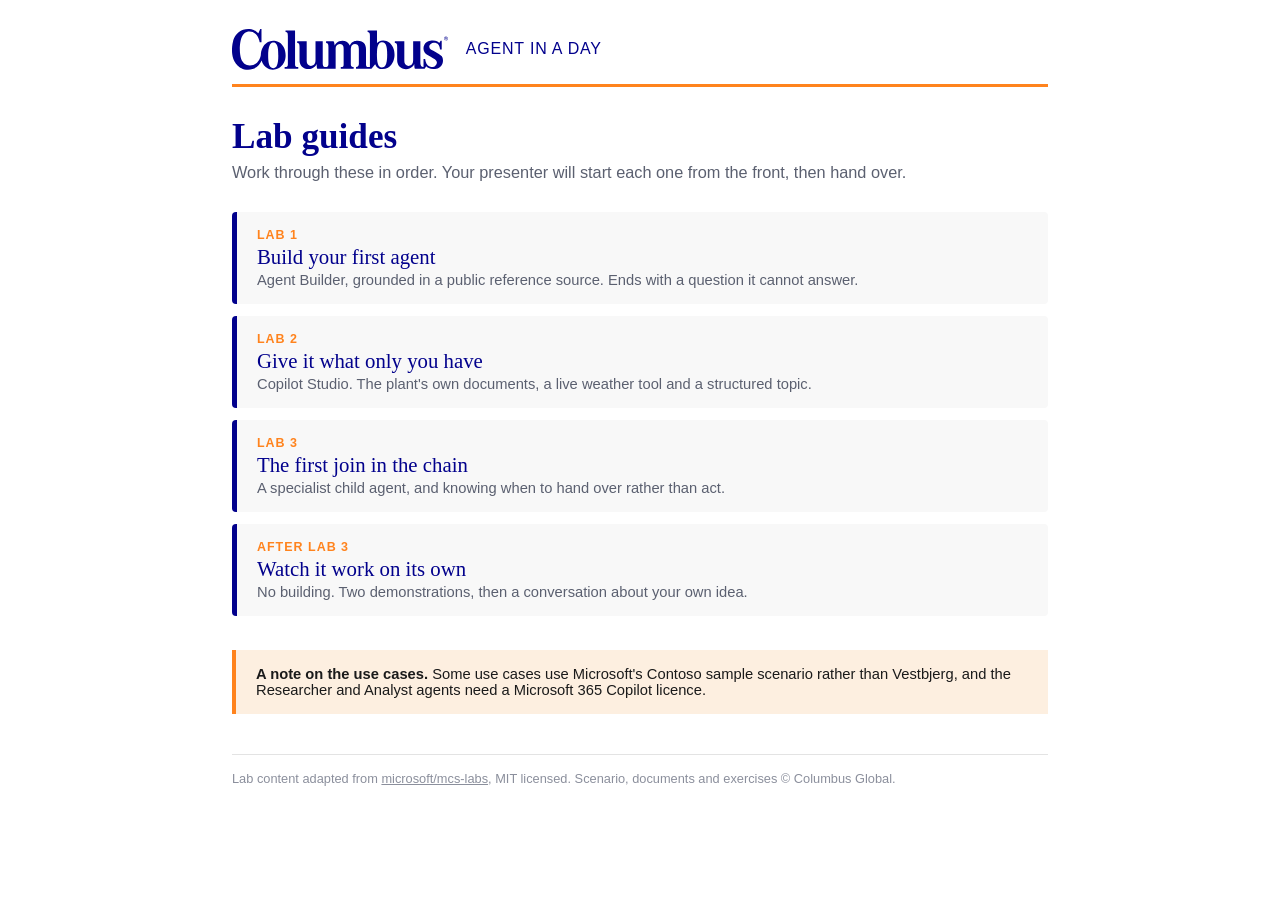
<file: index.html>
<!DOCTYPE html>
<html lang="en">
<head>
<meta charset="utf-8">
<meta name="viewport" content="width=device-width, initial-scale=1">
<title>Agent in a Day &middot; Columbus</title>
<style>
  :root { --blue:#02018C; --orange:#FF831D; --ink:#1A1A1A; --mute:#5b6070; --pale:#F8F8F8; }
  * { box-sizing:border-box; }
  body { margin:0; font-family:Arial,Helvetica,sans-serif; color:var(--ink); background:#fff; }
  .wrap { max-width:860px; margin:0 auto; padding:28px 22px 70px; }
  header { display:flex; align-items:center; gap:18px; padding-bottom:14px; border-bottom:3px solid var(--orange); }
  header img { height:42px; }
  header span { font-size:1rem; color:var(--blue); letter-spacing:.05em; text-transform:uppercase; }
  h1 { font-family:'Times New Roman',Times,serif; color:var(--blue); font-size:2.2rem; margin:30px 0 6px; }
  .lede { color:var(--mute); font-size:1.02rem; margin:0 0 30px; }
  a.lab { display:block; text-decoration:none; color:inherit; background:var(--pale);
          border-left:5px solid var(--blue); border-radius:4px; padding:16px 20px; margin-bottom:12px; }
  a.lab:hover { background:#EEF1FA; border-left-color:var(--orange); }
  a.lab .n { font-size:.78rem; letter-spacing:.08em; text-transform:uppercase; color:var(--orange); font-weight:bold; }
  a.lab .t { font-family:'Times New Roman',Times,serif; font-size:1.3rem; color:var(--blue); margin:3px 0; }
  a.lab .d { font-size:.92rem; color:var(--mute); }
  .note { margin-top:34px; padding:16px 20px; background:#FDEFE0; border-left:4px solid var(--orange); font-size:.92rem; }
  footer { margin-top:40px; padding-top:16px; border-top:1px solid #e3e3e3; font-size:.8rem; color:#8b8f9c; }
  footer a { color:#8b8f9c; }
</style>
</head>
<body>
<div class="wrap">
  <header>
    <img src="columbus-logo.svg" alt="Columbus">
    <span>Agent in a Day</span>
  </header>

  <h1>Lab guides</h1>
  <p class="lede">Work through these in order. Your presenter will start each one from the front, then hand over.</p>

  <a class="lab" href="lab1.html">
    <div class="n">Lab 1</div>
    <div class="t">Build your first agent</div>
    <div class="d">Agent Builder, grounded in a public reference source. Ends with a question it cannot answer.</div>
  </a>

  <a class="lab" href="lab2.html">
    <div class="n">Lab 2</div>
    <div class="t">Give it what only you have</div>
    <div class="d">Copilot Studio. The plant's own documents, a live weather tool and a structured topic.</div>
  </a>

  <a class="lab" href="lab3.html">
    <div class="n">Lab 3</div>
    <div class="t">The first join in the chain</div>
    <div class="d">A specialist child agent, and knowing when to hand over rather than act.</div>
  </a>


  <a class="lab" href="demo.html">
    <div class="n">After Lab 3</div>
    <div class="t">Watch it work on its own</div>
    <div class="d">No building. Two demonstrations, then a conversation about your own idea.</div>
  </a>

  <div class="note">
    <strong>A note on the use cases.</strong> Some use cases use Microsoft's Contoso sample scenario
    rather than Vestbjerg, and the Researcher and Analyst agents need a Microsoft 365 Copilot licence.
  </div>

  <footer>
    Lab content adapted from <a href="https://github.com/microsoft/mcs-labs">microsoft/mcs-labs</a>, MIT licensed.
    Scenario, documents and exercises &copy; Columbus Global.
  </footer>
</div>
</body>
</html>
</file>
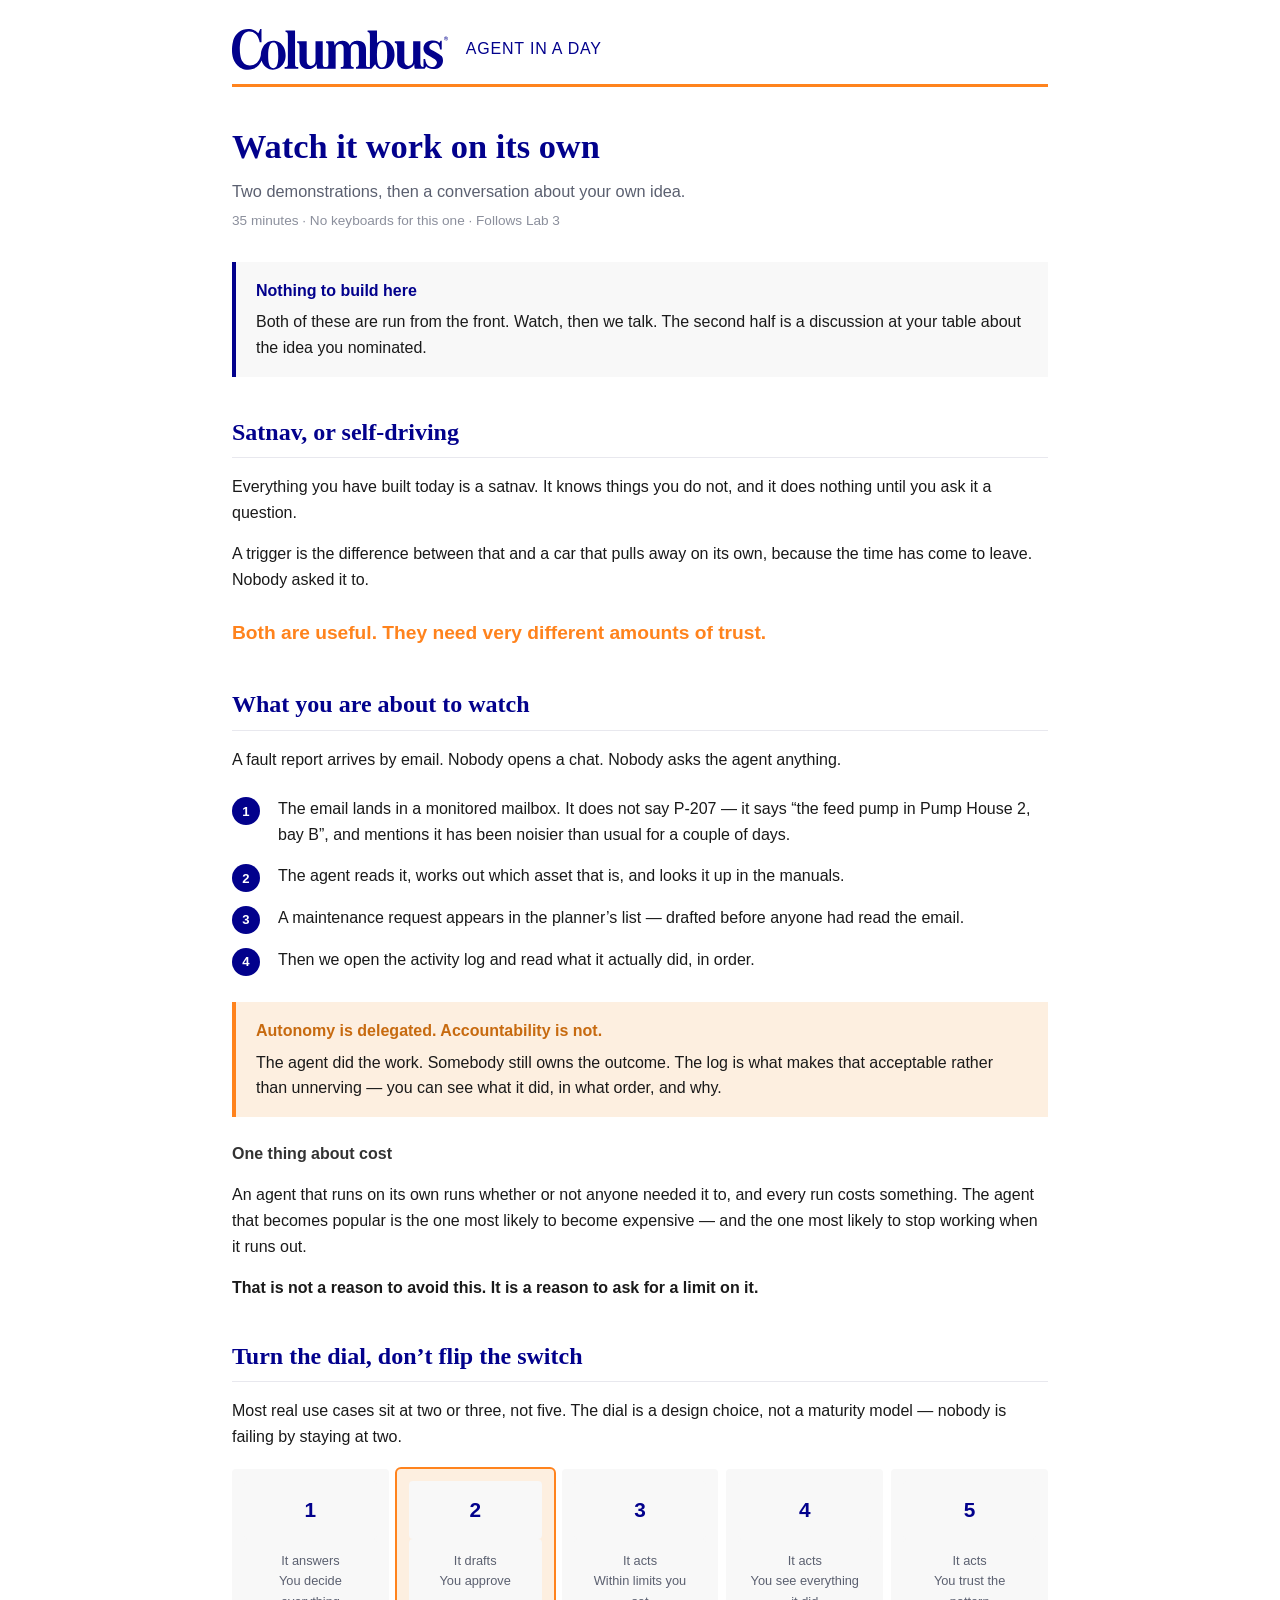
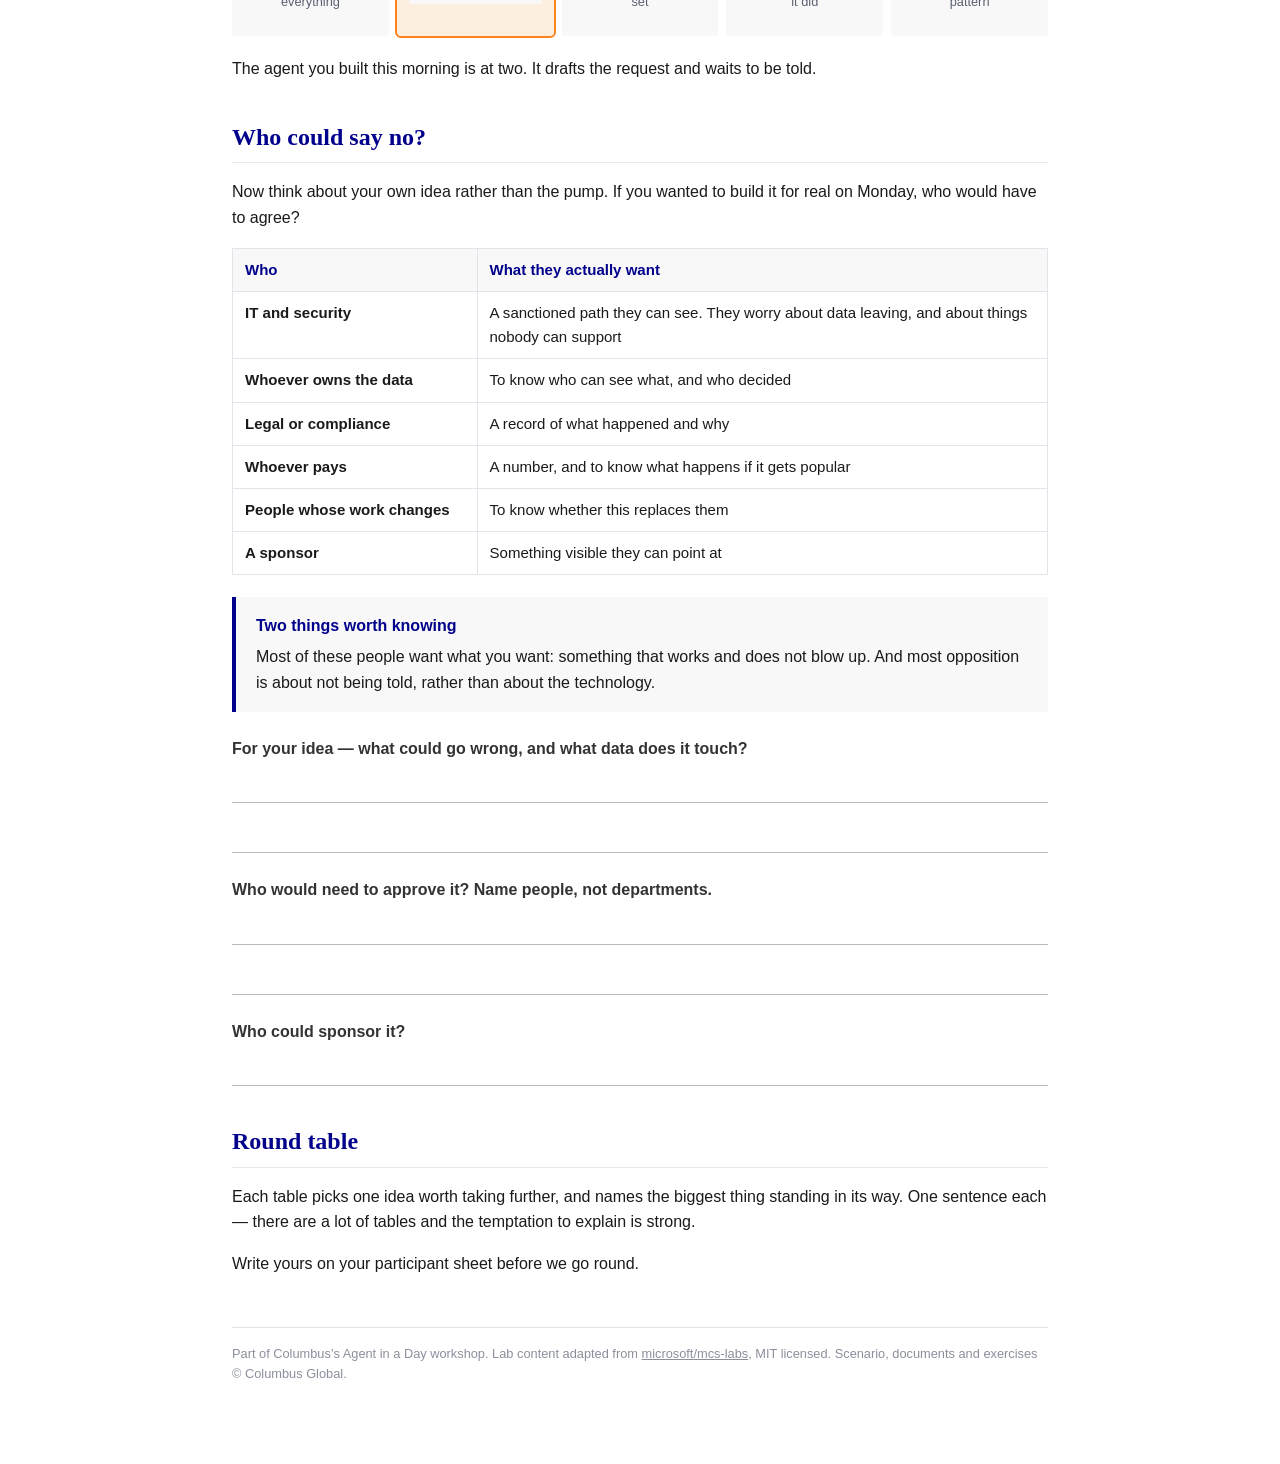
<file: demo.html>
<!DOCTYPE html>
<html lang="en">
<head>
<meta charset="utf-8">
<meta name="viewport" content="width=device-width, initial-scale=1">
<title>Watch it work on its own &middot; Agent in a Day &middot; Columbus</title>
<style>
  :root { --blue:#02018C; --orange:#FF831D; --ink:#1A1A1A; --mute:#5b6070;
          --pale:#F8F8F8; --lblue:#E8EBFB; --lamber:#FDEFE0; --green:#4A7C59; }
  * { box-sizing:border-box; }
  body { margin:0; font-family:Arial,Helvetica,sans-serif; color:var(--ink); line-height:1.6; background:#fff; }
  .wrap { max-width:860px; margin:0 auto; padding:28px 22px 80px; }
  header { display:flex; align-items:center; gap:18px; padding-bottom:14px; border-bottom:3px solid var(--orange); }
  header img { height:42px; }
  header .kick { font-size:1rem; color:var(--blue); letter-spacing:.05em; text-transform:uppercase; }
  h1 { font-family:'Times New Roman',Times,serif; color:var(--blue); font-size:2.15rem; margin:32px 0 4px; }
  .lede { color:var(--mute); font-size:1.02rem; margin:0 0 6px; }
  .meta { font-size:.85rem; color:#8b8f9c; margin:0 0 30px; }
  h2 { font-family:'Times New Roman',Times,serif; color:var(--blue); font-size:1.5rem;
       margin:36px 0 10px; padding-bottom:6px; border-bottom:1px solid #e8e8ee; }
  h3 { font-size:1rem; margin:24px 0 8px; color:#333; }
  .box { background:var(--pale); border-left:4px solid var(--blue); padding:16px 20px; margin:22px 0; }
  .box.amber { background:var(--lamber); border-left-color:var(--orange); }
  .box .t { font-weight:bold; color:var(--blue); margin-bottom:6px; }
  .box.amber .t { color:#C76A0F; }
  ol.steps { padding-left:0; list-style:none; counter-reset:s; }
  ol.steps li { counter-increment:s; position:relative; padding:8px 0 8px 46px; }
  ol.steps li::before { content:counter(s); position:absolute; left:0; top:9px;
    width:28px; height:28px; border-radius:50%; background:var(--blue); color:#fff;
    font-size:.82rem; font-weight:bold; display:flex; align-items:center; justify-content:center; }
  table { border-collapse:collapse; width:100%; margin:18px 0; font-size:.94rem; }
  th { background:var(--pale); text-align:left; padding:9px 12px; border:1px solid #e3e3ea; color:var(--blue); }
  td { padding:9px 12px; border:1px solid #e3e3ea; vertical-align:top; }
  td.k { font-weight:bold; width:30%; }
  .dial { display:flex; gap:8px; margin:20px 0; flex-wrap:wrap; }
  .dial div { flex:1 1 140px; background:var(--pale); border-radius:4px; padding:12px; text-align:center; }
  .dial div.here { background:var(--lamber); outline:2px solid var(--orange); }
  .dial .n { font-weight:bold; color:var(--blue); font-size:1.3rem; }
  .dial .d { font-size:.8rem; color:var(--mute); }
  .write { border-bottom:1px solid #bbb; height:34px; margin:6px 0 16px; }
  .pull { font-size:1.2rem; font-weight:bold; color:var(--orange); margin:26px 0; }
  footer { margin-top:50px; padding-top:16px; border-top:1px solid #e3e3e3; font-size:.8rem; color:#8b8f9c; }
  footer a { color:#8b8f9c; }
  @media print { header { border-bottom-width:2px; } .wrap { padding:0; } }
</style>
</head>
<body>
<div class="wrap">

  <header>
    <img src="columbus-logo.svg" alt="Columbus">
    <span class="kick">Agent in a Day</span>
  </header>

  <h1>Watch it work on its own</h1>
  <p class="lede">Two demonstrations, then a conversation about your own idea.</p>
  <p class="meta">35 minutes &middot; No keyboards for this one &middot; Follows Lab 3</p>

  <div class="box">
    <div class="t">Nothing to build here</div>
    Both of these are run from the front. Watch, then we talk. The second half is a
    discussion at your table about the idea you nominated.
  </div>

  <h2>Satnav, or self-driving</h2>
  <p>Everything you have built today is a satnav. It knows things you do not, and it does
  nothing until you ask it a question.</p>
  <p>A trigger is the difference between that and a car that pulls away on its own, because
  the time has come to leave. Nobody asked it to.</p>
  <p class="pull">Both are useful. They need very different amounts of trust.</p>

  <h2>What you are about to watch</h2>
  <p>A fault report arrives by email. Nobody opens a chat. Nobody asks the agent anything.</p>
  <ol class="steps">
    <li>The email lands in a monitored mailbox. It does not say P-207 &mdash; it says
        &ldquo;the feed pump in Pump House 2, bay B&rdquo;, and mentions it has been noisier
        than usual for a couple of days.</li>
    <li>The agent reads it, works out which asset that is, and looks it up in the manuals.</li>
    <li>A maintenance request appears in the planner&rsquo;s list &mdash; drafted before
        anyone had read the email.</li>
    <li>Then we open the activity log and read what it actually did, in order.</li>
  </ol>

  <div class="box amber">
    <div class="t">Autonomy is delegated. Accountability is not.</div>
    The agent did the work. Somebody still owns the outcome. The log is what makes that
    acceptable rather than unnerving &mdash; you can see what it did, in what order, and why.
  </div>

  <h3>One thing about cost</h3>
  <p>An agent that runs on its own runs whether or not anyone needed it to, and every run
  costs something. The agent that becomes popular is the one most likely to become
  expensive &mdash; and the one most likely to stop working when it runs out.</p>
  <p><strong>That is not a reason to avoid this. It is a reason to ask for a limit on it.</strong></p>

  <h2>Turn the dial, don&rsquo;t flip the switch</h2>
  <p>Most real use cases sit at two or three, not five. The dial is a design choice, not a
  maturity model &mdash; nobody is failing by staying at two.</p>
  <div class="dial">
    <div><div class="n">1</div><div class="d">It answers<br>You decide everything</div></div>
    <div class="here"><div class="n">2</div><div class="d">It drafts<br>You approve</div></div>
    <div><div class="n">3</div><div class="d">It acts<br>Within limits you set</div></div>
    <div><div class="n">4</div><div class="d">It acts<br>You see everything it did</div></div>
    <div><div class="n">5</div><div class="d">It acts<br>You trust the pattern</div></div>
  </div>
  <p>The agent you built this morning is at two. It drafts the request and waits to be told.</p>

  <h2>Who could say no?</h2>
  <p>Now think about your own idea rather than the pump. If you wanted to build it for real
  on Monday, who would have to agree?</p>

  <table>
    <tr><th>Who</th><th>What they actually want</th></tr>
    <tr><td class="k">IT and security</td><td>A sanctioned path they can see. They worry about data leaving, and about things nobody can support</td></tr>
    <tr><td class="k">Whoever owns the data</td><td>To know who can see what, and who decided</td></tr>
    <tr><td class="k">Legal or compliance</td><td>A record of what happened and why</td></tr>
    <tr><td class="k">Whoever pays</td><td>A number, and to know what happens if it gets popular</td></tr>
    <tr><td class="k">People whose work changes</td><td>To know whether this replaces them</td></tr>
    <tr><td class="k">A sponsor</td><td>Something visible they can point at</td></tr>
  </table>

  <div class="box">
    <div class="t">Two things worth knowing</div>
    Most of these people want what you want: something that works and does not blow up.
    And most opposition is about not being told, rather than about the technology.
  </div>

  <h3>For your idea &mdash; what could go wrong, and what data does it touch?</h3>
  <div class="write"></div>
  <div class="write"></div>

  <h3>Who would need to approve it? Name people, not departments.</h3>
  <div class="write"></div>
  <div class="write"></div>

  <h3>Who could sponsor it?</h3>
  <div class="write"></div>

  <h2>Round table</h2>
  <p>Each table picks one idea worth taking further, and names the biggest thing standing
  in its way. One sentence each &mdash; there are a lot of tables and the temptation to
  explain is strong.</p>
  <p>Write yours on your participant sheet before we go round.</p>

  <footer>
    Part of Columbus&rsquo;s Agent in a Day workshop. Lab content adapted from
    <a href="https://github.com/microsoft/mcs-labs">microsoft/mcs-labs</a>, MIT licensed.
    Scenario, documents and exercises &copy; Columbus Global.
  </footer>

</div>
</body>
</html>
</file>
